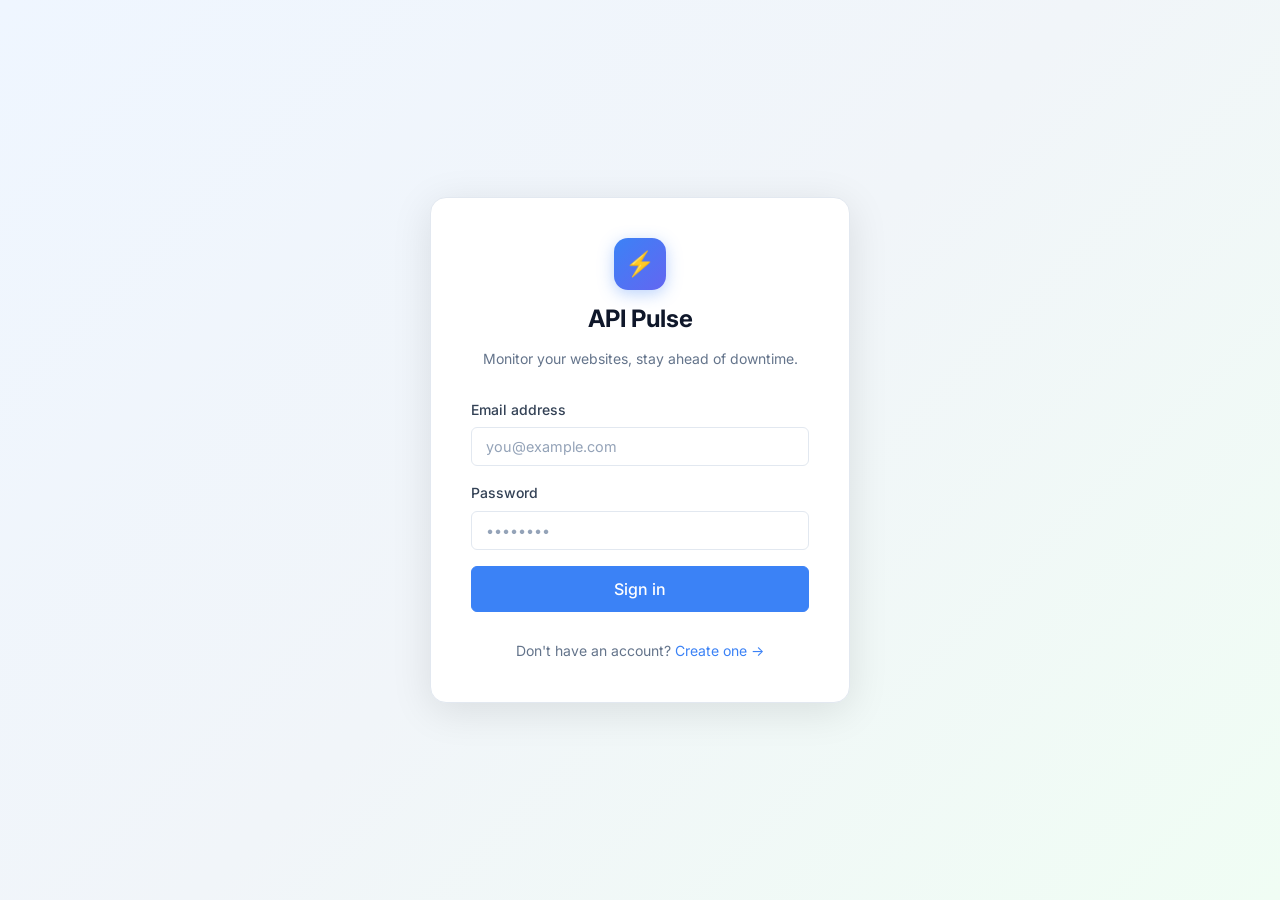
<file: frontend/index.html>
<!DOCTYPE html>
<html lang="en">
<head>
  <meta charset="UTF-8" />
  <meta name="viewport" content="width=device-width, initial-scale=1.0" />
  <title>Sign In — API Pulse</title>
  <meta name="description" content="Sign in to Keep an Eye — your lightweight uptime monitoring dashboard." />
  <link rel="stylesheet" href="css/styles.css" />
</head>
<body>

<main class="auth-page">
  <div class="auth-card">

    <!-- Brand -->
    <div class="auth-brand">
      <div class="auth-brand-icon">⚡</div>
      <h1>API Pulse</h1>
      <p>Monitor your websites, stay ahead of downtime.</p>
    </div>

    <!-- Error message -->
    <div class="error-msg" id="login-error"></div>

    <!-- Login Form -->
    <form class="auth-form" id="login-form" novalidate>
      <div class="form-group">
        <label class="form-label" for="login-email">Email address</label>
        <input
          class="form-input"
          type="email"
          id="login-email"
          placeholder="you@example.com"
          required
          autocomplete="email"
        />
      </div>

      <div class="form-group">
        <label class="form-label" for="login-password">Password</label>
        <input
          class="form-input"
          type="password"
          id="login-password"
          placeholder="••••••••"
          required
          autocomplete="current-password"
        />
      </div>

      <button class="btn btn-primary btn-full btn-lg" type="submit" id="login-btn">
        Sign in
      </button>
    </form>

    <!-- Footer link -->
    <p class="text-muted" style="text-align:center;">
      Don't have an account? <a href="register.html">Create one →</a>
    </p>

  </div>
</main>

<script src="js/api.js"></script>
<script src="js/auth.js"></script>
</body>
</html>
</file>
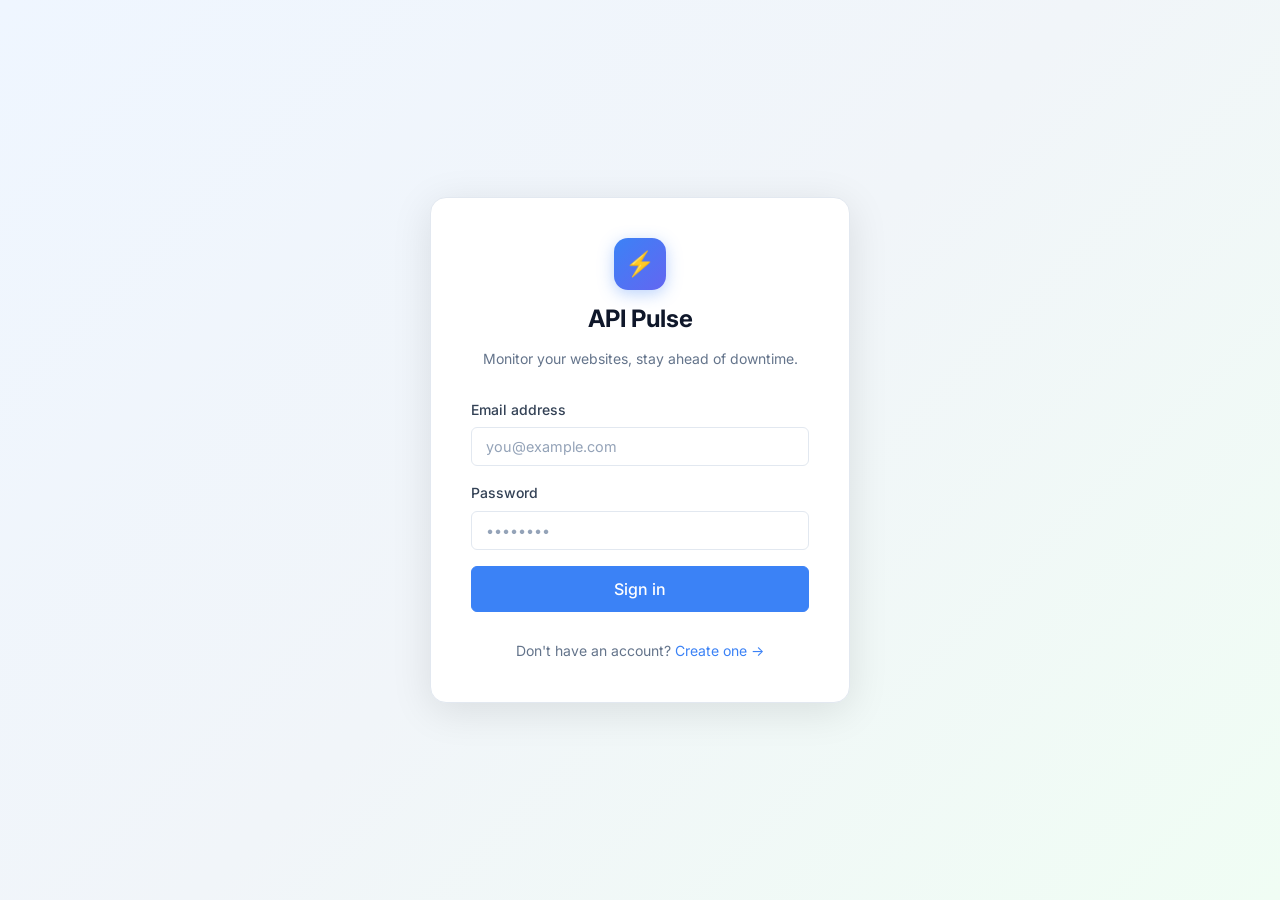
<file: frontend/dashboard.html>
<!DOCTYPE html>
<html lang="en">
<head>
  <meta charset="UTF-8" />
  <meta name="viewport" content="width=device-width, initial-scale=1.0" />
  <title>Dashboard — API Pulse</title>
  <meta name="description" content="View and manage all your website and API monitors in one place." />
  <link rel="stylesheet" href="css/styles.css?v=3" />
</head>
<body>

<!-- ── Navbar ─────────────────────────────────────────────── -->
<nav class="navbar">
  <div class="container navbar-inner">
    <a class="navbar-brand" href="dashboard.html">
      <span class="brand-icon">⚡</span>
      API Pulse
    </a>
    <div class="navbar-right">
      <span class="user-email" id="user-email">—</span>
      <button class="btn-link" id="logout-btn" title="Sign out">Sign out</button>
    </div>
  </div>
</nav>

<!-- ── Main Content ───────────────────────────────────────── -->
<main class="container">

  <!-- Page Header -->
  <div class="page-header">
    <div class="page-header-left">
      <h1>Monitors</h1>
      <p>Track uptime for all your websites and APIs.</p>
    </div>
    <button class="btn btn-primary" id="add-monitor-btn">
      + Add Monitor
    </button>
  </div>

  <!-- Stats Pills -->
  <div class="stats-bar" id="stats-bar">
    <div class="stat-pill">
      <span>Total</span>
      <span class="pill-num" id="stat-total">—</span>
    </div>
    <div class="stat-pill up-pill">
      <span>🟢 Up</span>
      <span class="pill-num" id="stat-up">—</span>
    </div>
    <div class="stat-pill down-pill">
      <span>🔴 Down</span>
      <span class="pill-num" id="stat-down">—</span>
    </div>
    <div class="stat-pill">
      <span>⏳ Pending</span>
      <span class="pill-num" id="stat-pending">—</span>
    </div>
  </div>

  <!-- Monitor Cards Grid -->
  <div class="monitors-grid" id="monitors-grid">
    <!-- Rendered by dashboard.js -->
  </div>

</main>

<!-- ── Add / Edit Monitor Modal ──────────────────────────── -->
<div class="modal-overlay" id="add-modal">
  <div class="modal modal-wide" role="dialog" aria-modal="true" aria-labelledby="modal-title">
    <div class="modal-header">
      <h2 id="modal-title">Add New Monitor</h2>
      <button class="modal-close" id="modal-close" aria-label="Close">✕</button>
    </div>

    <div class="modal-body">
      <div class="error-msg" id="modal-error"></div>

      <!-- ── Basic Info ── -->
      <div class="form-group">
        <label class="form-label" for="m-name">Monitor Name</label>
        <input class="form-input" type="text" id="m-name" placeholder="e.g. Production API" required />
      </div>

      <div class="form-group">
        <label class="form-label" for="m-url">URL</label>
        <input class="form-input" type="url" id="m-url" placeholder="https://api.example.com/health" required />
      </div>

      <div class="form-row">
        <div class="form-group">
          <label class="form-label" for="m-method">Method</label>
          <select class="form-select" id="m-method" onchange="onMethodChange()">
            <option value="GET">GET</option>
            <option value="HEAD">HEAD</option>
            <option value="POST">POST</option>
            <option value="PUT">PUT</option>
            <option value="PATCH">PATCH</option>
          </select>
        </div>

        <div class="form-group">
          <label class="form-label" for="m-interval">Check Every</label>
          <select class="form-select" id="m-interval">
            <option value="1">1 minute</option>
            <option value="5" selected>5 minutes</option>
            <option value="10">10 minutes</option>
            <option value="15">15 minutes</option>
            <option value="30">30 minutes</option>
            <option value="60">1 hour</option>
          </select>
        </div>
      </div>

      <div class="form-row">
        <div class="form-group">
          <label class="form-label" for="m-timeout">Timeout (seconds)</label>
          <input class="form-input" type="number" id="m-timeout" value="10" min="2" max="60" />
        </div>

        <div class="form-group">
          <label class="form-label" for="m-status">Expected Status</label>
          <input class="form-input" type="number" id="m-status" value="200" min="100" max="599" />
        </div>
      </div>

      <!-- ── Auth / Headers Section ── -->
      <div class="section-divider">
        <span>Authentication</span>
      </div>

      <!-- Auth type tabs -->
      <div class="auth-tabs" id="auth-tabs">
        <button class="auth-tab active" data-auth-type="none"    onclick="setAuthTab('none')">None</button>
        <button class="auth-tab"        data-auth-type="bearer"  onclick="setAuthTab('bearer')">Bearer Token</button>
        <button class="auth-tab"        data-auth-type="api_key" onclick="setAuthTab('api_key')">API Key</button>
        <button class="auth-tab"        data-auth-type="basic"   onclick="setAuthTab('basic')">Basic Auth</button>
      </div>

      <!-- Bearer Token -->
      <div class="auth-fields" id="auth-bearer" style="display:none;">
        <div class="form-group">
          <label class="form-label" for="auth-token">Bearer Token</label>
          <input class="form-input" type="password" id="auth-token" placeholder="eyJhbGciOiJIUzI1NiIs…" autocomplete="off" />
          <span class="form-hint">Sent as: <code>Authorization: Bearer &lt;token&gt;</code></span>
        </div>
      </div>

      <!-- API Key -->
      <div class="auth-fields" id="auth-apikey" style="display:none;">
        <div class="form-row">
          <div class="form-group">
            <label class="form-label" for="auth-key-name">Header Name</label>
            <input class="form-input" type="text" id="auth-key-name" placeholder="x-api-key" />
          </div>
          <div class="form-group">
            <label class="form-label" for="auth-key-value">Key Value</label>
            <input class="form-input" type="password" id="auth-key-value" placeholder="sk-…" autocomplete="off" />
          </div>
        </div>
      </div>

      <!-- Basic Auth -->
      <div class="auth-fields" id="auth-basic" style="display:none;">
        <div class="form-row">
          <div class="form-group">
            <label class="form-label" for="auth-username">Username</label>
            <input class="form-input" type="text" id="auth-username" placeholder="admin" autocomplete="off" />
          </div>
          <div class="form-group">
            <label class="form-label" for="auth-password">Password</label>
            <input class="form-input" type="password" id="auth-password" autocomplete="off" />
          </div>
        </div>
      </div>

      <!-- ── Request Body (POST/PUT/PATCH only) ── -->
      <div id="body-section" style="display:none;">
        <div class="section-divider"><span>Request Body</span></div>
        <div class="form-group">
          <label class="form-label" for="m-body">JSON Body</label>
          <textarea class="form-input form-textarea" id="m-body" rows="4"
            placeholder='{"username": "test", "action": "ping"}'></textarea>
          <span class="form-hint">Sent as <code>Content-Type: application/json</code>. Must be valid JSON.</span>
        </div>
      </div>

      <!-- ── Response Assertions ── -->
      <div class="section-divider">
        <span>Response Assertions <span class="section-badge">optional</span></span>
        <button class="btn btn-sm btn-secondary" type="button" onclick="addAssertion()">+ Add Rule</button>
      </div>
      <div id="assertions-list">
        <!-- assertion rows injected by JS -->
      </div>
      <p class="form-hint" style="margin-top:0;" id="assertions-hint">
        Rules are checked after status code. A failing rule marks the check as ❌ Down.
      </p>

    </div><!-- /modal-body -->

    <div class="modal-footer">
      <button class="btn btn-secondary" id="modal-cancel">Cancel</button>
      <button class="btn btn-primary" id="modal-submit">Add Monitor</button>
    </div>
  </div>
</div>

<!-- ── Toast container ────────────────────────────────────── -->
<div class="toast-container" id="toast-container"></div>

<script src="js/api.js?v=4"></script>
<script src="js/dashboard.js?v=4"></script>
</body>
</html>
</file>
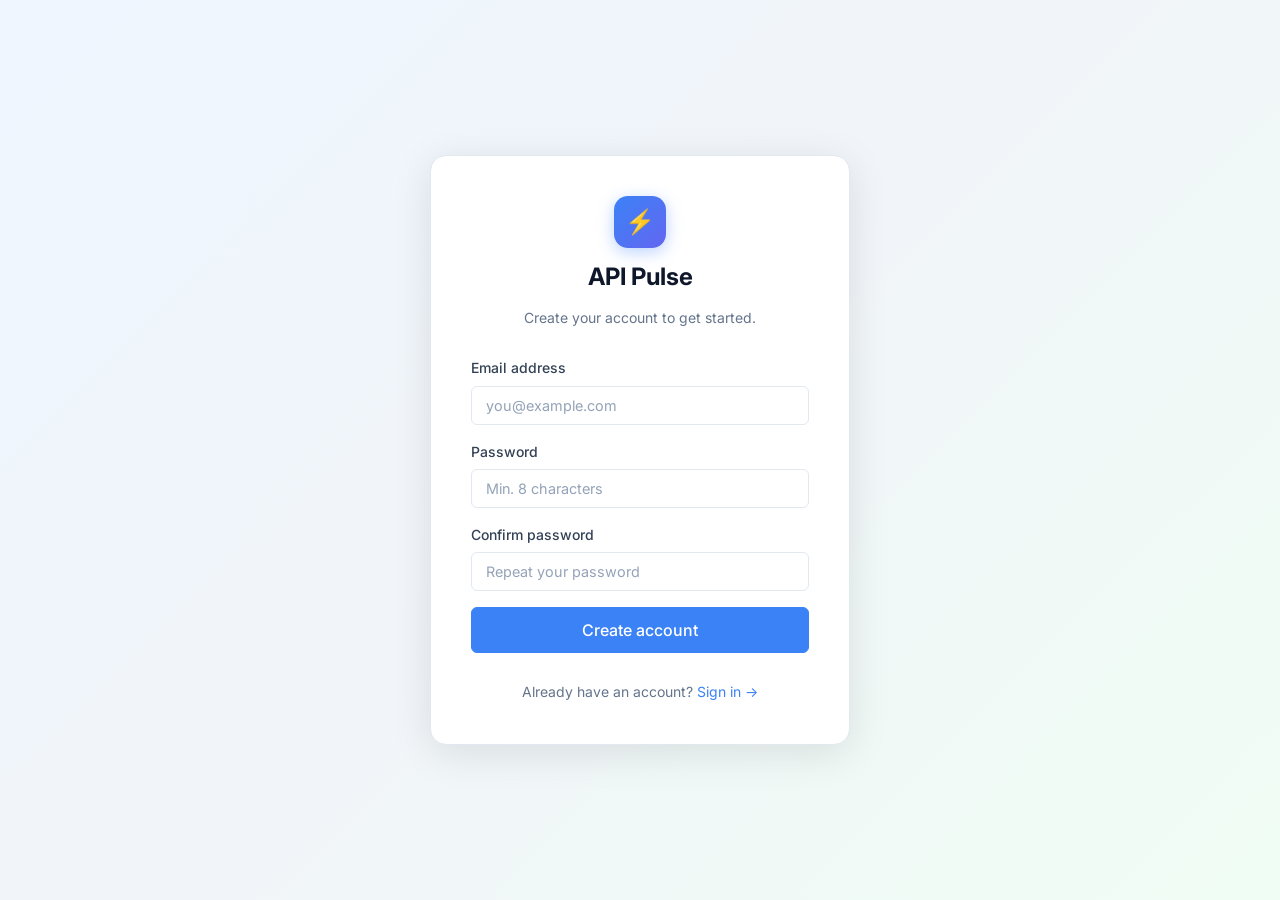
<file: frontend/register.html>
<!DOCTYPE html>
<html lang="en">
<head>
  <meta charset="UTF-8" />
  <meta name="viewport" content="width=device-width, initial-scale=1.0" />
  <title>Create Account — API Pulse</title>
  <meta name="description" content="Create your API Pulse account and start monitoring your websites for free." />
  <link rel="stylesheet" href="css/styles.css" />
</head>
<body>

<main class="auth-page">
  <div class="auth-card">

    <!-- Brand -->
    <div class="auth-brand">
      <div class="auth-brand-icon">⚡</div>
      <h1>API Pulse</h1>
      <p>Create your account to get started.</p>
    </div>

    <!-- Error message -->
    <div class="error-msg" id="register-error"></div>

    <!-- Register Form -->
    <form class="auth-form" id="register-form" novalidate>
      <div class="form-group">
        <label class="form-label" for="reg-email">Email address</label>
        <input
          class="form-input"
          type="email"
          id="reg-email"
          placeholder="you@example.com"
          required
          autocomplete="email"
        />
      </div>

      <div class="form-group">
        <label class="form-label" for="reg-password">Password</label>
        <input
          class="form-input"
          type="password"
          id="reg-password"
          placeholder="Min. 8 characters"
          required
          autocomplete="new-password"
        />
      </div>

      <div class="form-group">
        <label class="form-label" for="reg-confirm">Confirm password</label>
        <input
          class="form-input"
          type="password"
          id="reg-confirm"
          placeholder="Repeat your password"
          required
          autocomplete="new-password"
        />
      </div>

      <button class="btn btn-primary btn-full btn-lg" type="submit" id="register-btn">
        Create account
      </button>
    </form>

    <!-- Footer link -->
    <p class="text-muted" style="text-align:center;">
      Already have an account? <a href="index.html">Sign in →</a>
    </p>

  </div>
</main>

<script src="js/api.js"></script>
<script src="js/auth.js"></script>
</body>
</html>
</file>
<file: frontend/css/styles.css>
/* ============================================================
   Keep an Eye — Global Design System
   Light, clean SaaS aesthetic (Inter font, soft shadows)
   ============================================================ */

@import url('https://fonts.googleapis.com/css2?family=Inter:wght@300;400;500;600;700&display=swap');

/* ── Design Tokens ── */
:root {
  --bg:          #F1F5F9;
  --surface:     #FFFFFF;
  --surface-2:   #F8FAFC;
  --border:      #E2E8F0;
  --border-focus:#3B82F6;

  --accent:      #3B82F6;
  --accent-h:    #2563EB;
  --accent-light:#EFF6FF;

  --up:          #10B981;
  --up-light:    #ECFDF5;
  --down:        #EF4444;
  --down-light:  #FEF2F2;
  --pending:     #F59E0B;
  --pending-light:#FFFBEB;

  --text:        #0F172A;
  --text-2:      #334155;
  --muted:       #64748B;
  --muted-light: #94A3B8;

  --shadow-sm:   0 1px 3px rgba(0,0,0,0.07), 0 1px 2px rgba(0,0,0,0.05);
  --shadow-md:   0 4px 12px rgba(0,0,0,0.08), 0 2px 4px rgba(0,0,0,0.05);
  --shadow-lg:   0 10px 30px rgba(0,0,0,0.1);

  --radius-sm:   6px;
  --radius:      12px;
  --radius-lg:   16px;

  --font:        'Inter', -apple-system, BlinkMacSystemFont, sans-serif;

  --transition:  0.18s ease;
}

/* ── Reset ── */
*, *::before, *::after { box-sizing: border-box; margin: 0; padding: 0; }

html { font-size: 16px; -webkit-font-smoothing: antialiased; }

body {
  font-family: var(--font);
  background: var(--bg);
  color: var(--text);
  min-height: 100vh;
  line-height: 1.6;
}

a { color: var(--accent); text-decoration: none; }
a:hover { text-decoration: underline; }

/* ── Typography ── */
h1 { font-size: 1.75rem; font-weight: 700; color: var(--text); }
h2 { font-size: 1.35rem; font-weight: 600; color: var(--text); }
h3 { font-size: 1.1rem;  font-weight: 600; color: var(--text); }

.text-muted { color: var(--muted); font-size: 0.875rem; }
.text-sm    { font-size: 0.875rem; }
.text-xs    { font-size: 0.75rem;  }
.font-semibold { font-weight: 600; }
.font-medium   { font-weight: 500; }

/* ── Layout Helpers ── */
.container { max-width: 1140px; margin: 0 auto; padding: 0 24px; }
.flex      { display: flex; }
.flex-col  { display: flex; flex-direction: column; }
.items-center  { align-items: center; }
.justify-between { justify-content: space-between; }
.gap-2     { gap: 8px; }
.gap-3     { gap: 12px; }
.gap-4     { gap: 16px; }

/* ── Surface / Card ── */
.card {
  background: var(--surface);
  border: 1px solid var(--border);
  border-radius: var(--radius);
  box-shadow: var(--shadow-sm);
  padding: 24px;
}

/* ── Navbar ── */
.navbar {
  background: var(--surface);
  border-bottom: 1px solid var(--border);
  box-shadow: var(--shadow-sm);
  position: sticky;
  top: 0;
  z-index: 100;
}
.navbar-inner {
  display: flex;
  align-items: center;
  justify-content: space-between;
  height: 60px;
}
.navbar-brand {
  display: flex;
  align-items: center;
  gap: 10px;
  font-size: 1.1rem;
  font-weight: 700;
  color: var(--text);
  text-decoration: none;
}
.navbar-brand .brand-icon {
  width: 32px; height: 32px;
  background: var(--accent);
  border-radius: 8px;
  display: flex; align-items: center; justify-content: center;
  color: #fff;
  font-size: 1rem;
}
.navbar-right {
  display: flex;
  align-items: center;
  gap: 16px;
  font-size: 0.875rem;
  color: var(--muted);
}
.navbar-right .user-email {
  font-weight: 500;
  color: var(--text-2);
}
.btn-link {
  background: none;
  border: none;
  cursor: pointer;
  color: var(--muted);
  font-size: 0.875rem;
  font-family: var(--font);
  padding: 0;
  transition: color var(--transition);
}
.btn-link:hover { color: var(--down); }

/* ── Buttons ── */
.btn {
  display: inline-flex;
  align-items: center;
  justify-content: center;
  gap: 6px;
  padding: 9px 18px;
  font-size: 0.875rem;
  font-weight: 500;
  font-family: var(--font);
  border-radius: var(--radius-sm);
  border: 1px solid transparent;
  cursor: pointer;
  transition: background var(--transition), box-shadow var(--transition), transform var(--transition);
  white-space: nowrap;
}
.btn:active { transform: scale(0.97); }

.btn-primary {
  background: var(--accent);
  color: #fff;
  border-color: var(--accent);
}
.btn-primary:hover { background: var(--accent-h); border-color: var(--accent-h); box-shadow: 0 2px 8px rgba(59,130,246,0.35); }

.btn-secondary {
  background: var(--surface);
  color: var(--text-2);
  border-color: var(--border);
}
.btn-secondary:hover { background: var(--surface-2); border-color: #CBD5E1; }

.btn-danger {
  background: var(--surface);
  color: var(--down);
  border-color: #FCA5A5;
}
.btn-danger:hover { background: var(--down-light); }

/* Green "Resume" button — visually distinct from grey Pause */
.btn-resume {
  background: var(--up-light);
  color: var(--up);
  border-color: #6EE7B7;
  font-weight: 600;
}
.btn-resume:hover { background: #D1FAE5; border-color: var(--up); }

.btn-sm { padding: 5px 12px; font-size: 0.8rem; }
.btn-lg { padding: 12px 24px; font-size: 1rem; }
.btn-full { width: 100%; }

/* ── Inputs ── */
.form-group { display: flex; flex-direction: column; gap: 6px; }
.form-label { font-size: 0.875rem; font-weight: 500; color: var(--text-2); }
.form-input, .form-select {
  padding: 10px 14px;
  border: 1.5px solid var(--border);
  border-radius: var(--radius-sm);
  font-size: 0.9rem;
  font-family: var(--font);
  color: var(--text);
  background: var(--surface);
  transition: border-color var(--transition), box-shadow var(--transition);
  outline: none;
  width: 100%;
}
.form-input:focus, .form-select:focus {
  border-color: var(--border-focus);
  box-shadow: 0 0 0 3px rgba(59,130,246,0.12);
}
.form-input::placeholder { color: var(--muted-light); }
.form-row { display: grid; grid-template-columns: 1fr 1fr; gap: 16px; }

/* ── Status Dot ── */
.status-dot {
  width: 10px; height: 10px;
  border-radius: 50%;
  flex-shrink: 0;
  display: inline-block;
}
.status-dot.up      { background: var(--up);      box-shadow: 0 0 0 3px rgba(16,185,129,0.2); }
.status-dot.down    { background: var(--down);    box-shadow: 0 0 0 3px rgba(239,68,68,0.2); }
.status-dot.pending { background: var(--pending); box-shadow: 0 0 0 3px rgba(245,158,11,0.2); }
.status-dot.paused  { background: var(--muted-light); box-shadow: none; }

/* Pulse animation for active monitors */
@keyframes pulse-ring {
  0%   { box-shadow: 0 0 0 0 rgba(16,185,129,0.4); }
  70%  { box-shadow: 0 0 0 6px rgba(16,185,129,0); }
  100% { box-shadow: 0 0 0 0 rgba(16,185,129,0); }
}
.status-dot.up { animation: pulse-ring 2s ease-out infinite; }

/* ── Status Badge ── */
.status-badge {
  display: inline-flex;
  align-items: center;
  gap: 5px;
  padding: 3px 10px;
  border-radius: 999px;
  font-size: 0.78rem;
  font-weight: 600;
  text-transform: uppercase;
  letter-spacing: 0.04em;
}
.status-badge.up      { background: var(--up-light);      color: var(--up); }
.status-badge.down    { background: var(--down-light);    color: var(--down); }
.status-badge.pending { background: var(--pending-light); color: var(--pending); }
.status-badge.paused  { background: #F1F5F9; color: var(--muted); }

/* ── Monitor Card ── */
.monitors-grid {
  display: grid;
  grid-template-columns: repeat(auto-fill, minmax(320px, 1fr));
  gap: 20px;
}

.monitor-card {
  background: var(--surface);
  border: 1px solid var(--border);
  border-radius: var(--radius);
  box-shadow: var(--shadow-sm);
  padding: 20px;
  display: flex;
  flex-direction: column;
  gap: 14px;
  transition: box-shadow var(--transition), transform var(--transition);
  border-left: 4px solid var(--border);
  position: relative;
  overflow: hidden;
}
.monitor-card:hover {
  box-shadow: var(--shadow-md);
  transform: translateY(-2px);
}
.monitor-card.up      { border-left-color: var(--up); }
.monitor-card.down    { border-left-color: var(--down); }
.monitor-card.pending { border-left-color: var(--pending); }
.monitor-card.paused  { border-left-color: var(--muted-light); opacity: 0.82; }

.monitor-card-header {
  display: flex;
  align-items: flex-start;
  gap: 12px;
}
.monitor-card-title { font-weight: 600; font-size: 0.95rem; color: var(--text); line-height: 1.3; }
.monitor-card-url {
  font-size: 0.8rem;
  color: var(--muted);
  white-space: nowrap;
  overflow: hidden;
  text-overflow: ellipsis;
  max-width: 240px;
}

.monitor-card-meta {
  display: flex;
  gap: 16px;
  font-size: 0.8rem;
  color: var(--muted);
}
.monitor-card-meta span {
  display: flex;
  align-items: center;
  gap: 4px;
}

.monitor-card-actions {
  display: flex;
  flex-wrap: wrap;
  gap: 8px;
  margin-top: 2px;
}

/* ── Stats Bar ── */
.stats-bar {
  display: flex;
  gap: 12px;
  margin-bottom: 28px;
}
.stat-pill {
  display: inline-flex;
  align-items: center;
  gap: 8px;
  padding: 8px 18px;
  background: var(--surface);
  border: 1px solid var(--border);
  border-radius: 999px;
  font-size: 0.875rem;
  font-weight: 500;
  box-shadow: var(--shadow-sm);
}
.stat-pill .pill-num { font-weight: 700; font-size: 1rem; }
.stat-pill.up-pill   .pill-num { color: var(--up); }
.stat-pill.down-pill .pill-num { color: var(--down); }

/* ── Stat Cards (detail page) ── */
.stat-cards {
  display: grid;
  grid-template-columns: repeat(3, 1fr);
  gap: 16px;
  margin-bottom: 28px;
}
.stat-card {
  background: var(--surface);
  border: 1px solid var(--border);
  border-radius: var(--radius);
  box-shadow: var(--shadow-sm);
  padding: 20px 24px;
}
.stat-card .stat-label { font-size: 0.8rem; color: var(--muted); font-weight: 500; text-transform: uppercase; letter-spacing: 0.05em; }
.stat-card .stat-value { font-size: 2rem; font-weight: 700; color: var(--text); margin-top: 4px; line-height: 1.1; }
.stat-card .stat-sub   { font-size: 0.78rem; color: var(--muted-light); margin-top: 4px; }

/* ── 90-day bar ── */
.uptime-bar-wrap {
  background: var(--surface);
  border: 1px solid var(--border);
  border-radius: var(--radius);
  box-shadow: var(--shadow-sm);
  padding: 20px 24px;
  margin-bottom: 24px;
}
.uptime-bar-title { font-weight: 600; font-size: 0.9rem; color: var(--text); margin-bottom: 12px; }
.uptime-bar {
  display: flex;
  gap: 3px;
  align-items: flex-end;
}
.day-pill {
  flex: 1;
  height: 28px;
  border-radius: 4px;
  cursor: default;
  transition: opacity var(--transition);
  position: relative;
}
.day-pill.day-up      { background: var(--up); }
.day-pill.day-down    { background: var(--down); }
.day-pill.day-no-data { background: var(--border); }
.day-pill:hover { opacity: 0.75; }
.day-pill[data-tip]:hover::after {
  content: attr(data-tip);
  position: absolute;
  bottom: calc(100% + 6px);
  left: 50%;
  transform: translateX(-50%);
  background: var(--text);
  color: #fff;
  font-size: 0.72rem;
  padding: 3px 8px;
  border-radius: 4px;
  white-space: nowrap;
  z-index: 10;
  pointer-events: none;
}

/* ── Chart wrapper ── */
.chart-wrap {
  background: var(--surface);
  border: 1px solid var(--border);
  border-radius: var(--radius);
  box-shadow: var(--shadow-sm);
  padding: 20px 24px;
  margin-bottom: 24px;
}
.chart-wrap canvas { max-height: 220px; }

/* ── Log Table ── */
.table-wrap {
  background: var(--surface);
  border: 1px solid var(--border);
  border-radius: var(--radius);
  box-shadow: var(--shadow-sm);
  overflow: hidden;
  margin-bottom: 24px;
}
.table-head {
  padding: 14px 20px;
  border-bottom: 1px solid var(--border);
  font-weight: 600;
  font-size: 0.9rem;
}
table { width: 100%; border-collapse: collapse; }
thead tr { background: var(--surface-2); }
th {
  padding: 10px 20px;
  text-align: left;
  font-size: 0.78rem;
  font-weight: 600;
  text-transform: uppercase;
  letter-spacing: 0.05em;
  color: var(--muted);
  border-bottom: 1px solid var(--border);
}
td {
  padding: 12px 20px;
  font-size: 0.875rem;
  border-bottom: 1px solid var(--border);
  color: var(--text-2);
}
tr:last-child td { border-bottom: none; }
tbody tr:hover { background: var(--surface-2); }

/* ── Alert Channels ── */
.alert-section {
  background: var(--surface);
  border: 1px solid var(--border);
  border-radius: var(--radius);
  box-shadow: var(--shadow-sm);
  padding: 20px 24px;
  margin-bottom: 24px;
}
.alert-channel-item {
  display: flex;
  align-items: center;
  justify-content: space-between;
  padding: 10px 0;
  border-bottom: 1px solid var(--border);
}
.alert-channel-item:last-of-type { border-bottom: none; }
.channel-type-badge {
  display: inline-flex;
  align-items: center;
  gap: 5px;
  padding: 3px 10px;
  border-radius: 999px;
  font-size: 0.78rem;
  font-weight: 600;
  background: var(--accent-light);
  color: var(--accent);
}

/* ── Modal ── */
.modal-overlay {
  position: fixed;
  inset: 0;
  background: rgba(15, 23, 42, 0.45);
  backdrop-filter: blur(3px);
  display: none;
  align-items: center;
  justify-content: center;
  z-index: 200;
  padding: 20px;
  /* Allow overlay itself to scroll on very small screens */
  overflow-y: auto;
}
.modal-overlay.open { display: flex; }

.modal {
  background: var(--surface);
  border-radius: var(--radius-lg);
  box-shadow: var(--shadow-lg);
  width: 100%;
  max-width: 480px;
  /* Cap height so the card never extends off-screen */
  max-height: calc(100vh - 48px);
  display: flex;
  flex-direction: column;
  /* No global gap — each section handles its own spacing */
  overflow: hidden;           /* clip the rounded corners */
  animation: modal-in 0.22s ease;
}
@keyframes modal-in {
  from { opacity: 0; transform: translateY(-12px) scale(0.97); }
  to   { opacity: 1; transform: translateY(0) scale(1); }
}
.modal-header {
  display: flex;
  align-items: center;
  justify-content: space-between;
  flex-shrink: 0;             /* never compressed */
  padding: 22px 28px 16px;
  border-bottom: 1px solid var(--border);
}
.modal-header h2 { font-size: 1.15rem; }
.modal-close {
  background: none;
  border: none;
  cursor: pointer;
  color: var(--muted);
  font-size: 1.3rem;
  line-height: 1;
  transition: color var(--transition);
  padding: 4px;
}
.modal-close:hover { color: var(--text); }
.modal-body {
  display: flex;
  flex-direction: column;
  gap: 16px;
  /* This is the only scrollable region */
  overflow-y: auto;
  flex: 1 1 auto;
  padding: 20px 28px;
}
.modal-footer {
  display: flex;
  gap: 10px;
  justify-content: flex-end;
  flex-shrink: 0;             /* never compressed */
  padding: 16px 28px 22px;
  border-top: 1px solid var(--border);
  background: var(--surface); /* ensures it reads cleanly above scrolled content */
}

/* ── Auth Pages ── */
.auth-page {
  min-height: 100vh;
  display: flex;
  align-items: center;
  justify-content: center;
  padding: 20px;
  background: linear-gradient(135deg, #EFF6FF 0%, #F1F5F9 50%, #F0FDF4 100%);
}
.auth-card {
  background: var(--surface);
  border: 1px solid var(--border);
  border-radius: var(--radius-lg);
  box-shadow: 0 8px 40px rgba(0,0,0,0.1);
  padding: 40px;
  width: 100%;
  max-width: 420px;
  display: flex;
  flex-direction: column;
  gap: 28px;
}
.auth-brand {
  display: flex;
  flex-direction: column;
  align-items: center;
  gap: 10px;
  text-align: center;
}
.auth-brand-icon {
  width: 52px; height: 52px;
  background: linear-gradient(135deg, var(--accent), #6366F1);
  border-radius: 14px;
  display: flex; align-items: center; justify-content: center;
  font-size: 1.5rem;
  box-shadow: 0 4px 16px rgba(59,130,246,0.35);
}
.auth-brand h1 { font-size: 1.5rem; font-weight: 700; }
.auth-brand p  { font-size: 0.875rem; color: var(--muted); }

.auth-form { display: flex; flex-direction: column; gap: 16px; }

.error-msg {
  background: var(--down-light);
  color: var(--down);
  border: 1px solid #FCA5A5;
  border-radius: var(--radius-sm);
  padding: 10px 14px;
  font-size: 0.875rem;
  display: none;
}
.error-msg.show { display: block; }

/* ── Dashboard header ── */
.page-header {
  padding: 32px 0 24px;
  display: flex;
  align-items: center;
  justify-content: space-between;
}
.page-header-left h1 { font-size: 1.5rem; }
.page-header-left p  { font-size: 0.875rem; color: var(--muted); margin-top: 3px; }

/* ── Empty State ── */
.empty-state {
  text-align: center;
  padding: 64px 20px;
  grid-column: 1 / -1;
}
.empty-state .empty-icon { font-size: 3rem; margin-bottom: 16px; }
.empty-state h3 { font-size: 1.1rem; color: var(--text-2); margin-bottom: 8px; }
.empty-state p  { font-size: 0.875rem; color: var(--muted); margin-bottom: 20px; }

/* ── Back link ── */
.back-link {
  display: inline-flex;
  align-items: center;
  gap: 6px;
  font-size: 0.875rem;
  color: var(--muted);
  text-decoration: none;
  transition: color var(--transition);
  margin-bottom: 20px;
}
.back-link:hover { color: var(--accent); text-decoration: none; }

/* ── Detail Header ── */
.detail-header {
  background: var(--surface);
  border: 1px solid var(--border);
  border-radius: var(--radius);
  box-shadow: var(--shadow-sm);
  padding: 24px;
  display: flex;
  align-items: center;
  justify-content: space-between;
  margin-bottom: 24px;
  gap: 16px;
  flex-wrap: wrap;
}
.detail-header-left { display: flex; flex-direction: column; gap: 6px; }
.detail-header-left h2 { font-size: 1.35rem; }
.detail-url { font-size: 0.875rem; color: var(--muted); }
.detail-header-right { display: flex; align-items: center; gap: 10px; flex-wrap: wrap; }

/* ── Loading skeleton ── */
.skeleton {
  background: linear-gradient(90deg, var(--border) 25%, #E8EDF2 50%, var(--border) 75%);
  background-size: 200% 100%;
  animation: skeleton-shine 1.4s infinite;
  border-radius: 6px;
}
@keyframes skeleton-shine {
  0%   { background-position: 200% 0; }
  100% { background-position: -200% 0; }
}

/* ── Toast ── */
.toast-container {
  position: fixed;
  bottom: 24px;
  right: 24px;
  display: flex;
  flex-direction: column;
  gap: 10px;
  z-index: 300;
}
.toast {
  background: var(--text);
  color: #fff;
  padding: 12px 20px;
  border-radius: var(--radius-sm);
  font-size: 0.875rem;
  box-shadow: var(--shadow-md);
  animation: toast-in 0.25s ease;
}
.toast.success { background: var(--up); }
.toast.error   { background: var(--down); }
@keyframes toast-in {
  from { opacity: 0; transform: translateY(10px); }
  to   { opacity: 1; transform: translateY(0); }
}

/* ── Spinner ── */
.spinner {
  width: 20px; height: 20px;
  border: 2px solid rgba(255,255,255,0.4);
  border-top-color: #fff;
  border-radius: 50%;
  animation: spin 0.7s linear infinite;
  display: inline-block;
}
@keyframes spin { to { transform: rotate(360deg); } }

/* ── Responsive ── */
@media (max-width: 768px) {
  .stat-cards { grid-template-columns: 1fr 1fr; }
  .form-row   { grid-template-columns: 1fr; }
  .stats-bar  { flex-wrap: wrap; }
  .detail-header { flex-direction: column; align-items: flex-start; }
}
@media (max-width: 500px) {
  .stat-cards { grid-template-columns: 1fr; }
  .auth-card  { padding: 28px 20px; }
}

/* ── B2B: Wide Modal ── */
.modal-wide { max-width: 620px; }

/* Taller viewport budget for the wide modal with many fields */
.modal-wide { max-height: min(720px, calc(100vh - 48px)); }

/* ── B2B: Section Dividers ── */
.section-divider {
  display: flex;
  align-items: center;
  justify-content: space-between;
  gap: 10px;
  margin: 10px 0 6px;
  padding-bottom: 6px;
  border-bottom: 1px solid var(--border);
}
.section-divider > span:first-child {
  display: flex;
  align-items: center;
  gap: 8px;
  font-size: 0.75rem;
  font-weight: 700;
  text-transform: uppercase;
  letter-spacing: 0.07em;
  color: var(--muted);
}
.section-badge {
  background: var(--accent-light);
  color: var(--accent);
  font-size: 0.7rem;
  padding: 1px 6px;
  border-radius: 4px;
  font-weight: 600;
  text-transform: none;
  letter-spacing: 0;
}

/* ── B2B: Auth Tabs ── */
.auth-tabs {
  display: flex;
  gap: 6px;
  flex-wrap: wrap;
  margin-bottom: 4px;
}
.auth-tab {
  padding: 5px 14px;
  font-size: 0.82rem;
  font-weight: 500;
  font-family: var(--font);
  border: 1.5px solid var(--border);
  border-radius: 999px;
  background: var(--surface);
  color: var(--muted);
  cursor: pointer;
  transition: all var(--transition);
}
.auth-tab:hover { border-color: var(--accent); color: var(--accent); }
.auth-tab.active {
  background: var(--accent-light);
  border-color: var(--accent);
  color: var(--accent);
  font-weight: 600;
}

/* ── B2B: Auth Fields ── */
.auth-fields {
  background: var(--surface-2);
  border: 1px solid var(--border);
  border-radius: var(--radius-sm);
  padding: 14px 16px;
  display: flex;
  flex-direction: column;
  gap: 12px;
}

/* ── B2B: Form Textarea ── */
.form-textarea {
  resize: vertical;
  min-height: 80px;
  font-family: "SF Mono", "Fira Code", monospace;
  font-size: 0.82rem;
  line-height: 1.5;
}

/* ── B2B: Form Hint ── */
.form-hint {
  font-size: 0.78rem;
  color: var(--muted-light);
  margin-top: 2px;
}
.form-hint code {
  font-size: 0.78rem;
  background: var(--surface-2);
  border: 1px solid var(--border);
  border-radius: 3px;
  padding: 1px 4px;
}

/* ── B2B: Assertion Rows ── */
.assertion-row {
  display: flex;
  align-items: center;
  gap: 8px;
  flex-wrap: wrap;
  padding: 10px 12px;
  background: var(--surface-2);
  border: 1px solid var(--border);
  border-radius: var(--radius-sm);
  margin-bottom: 8px;
  animation: modal-in 0.15s ease;
}

/* ── B2B: Assertion chips in log table ── */
.assert-chips {
  display: flex;
  flex-wrap: wrap;
  gap: 4px;
}
.assert-chip {
  display: inline-flex;
  align-items: center;
  gap: 3px;
  font-size: 0.72rem;
  font-weight: 600;
  padding: 2px 7px;
  border-radius: 4px;
  border: 1px solid;
  cursor: default;
  white-space: nowrap;
}

/* ── B2B: Feature Badges on cards ── */
.feature-badges {
  display: flex;
  flex-wrap: wrap;
  gap: 6px;
}
.feature-badge {
  display: inline-flex;
  align-items: center;
  gap: 4px;
  font-size: 0.72rem;
  font-weight: 600;
  padding: 2px 8px;
  border-radius: 4px;
  white-space: nowrap;
}
.auth-badge    { background: #F0FDF4; color: #16a34a; border: 1px solid #86efac; }
.assert-badge  { background: var(--accent-light); color: var(--accent); border: 1px solid #93C5FD; }
.method-badge  { background: var(--pending-light); color: #92400e; border: 1px solid #FCD34D; }
</file>
